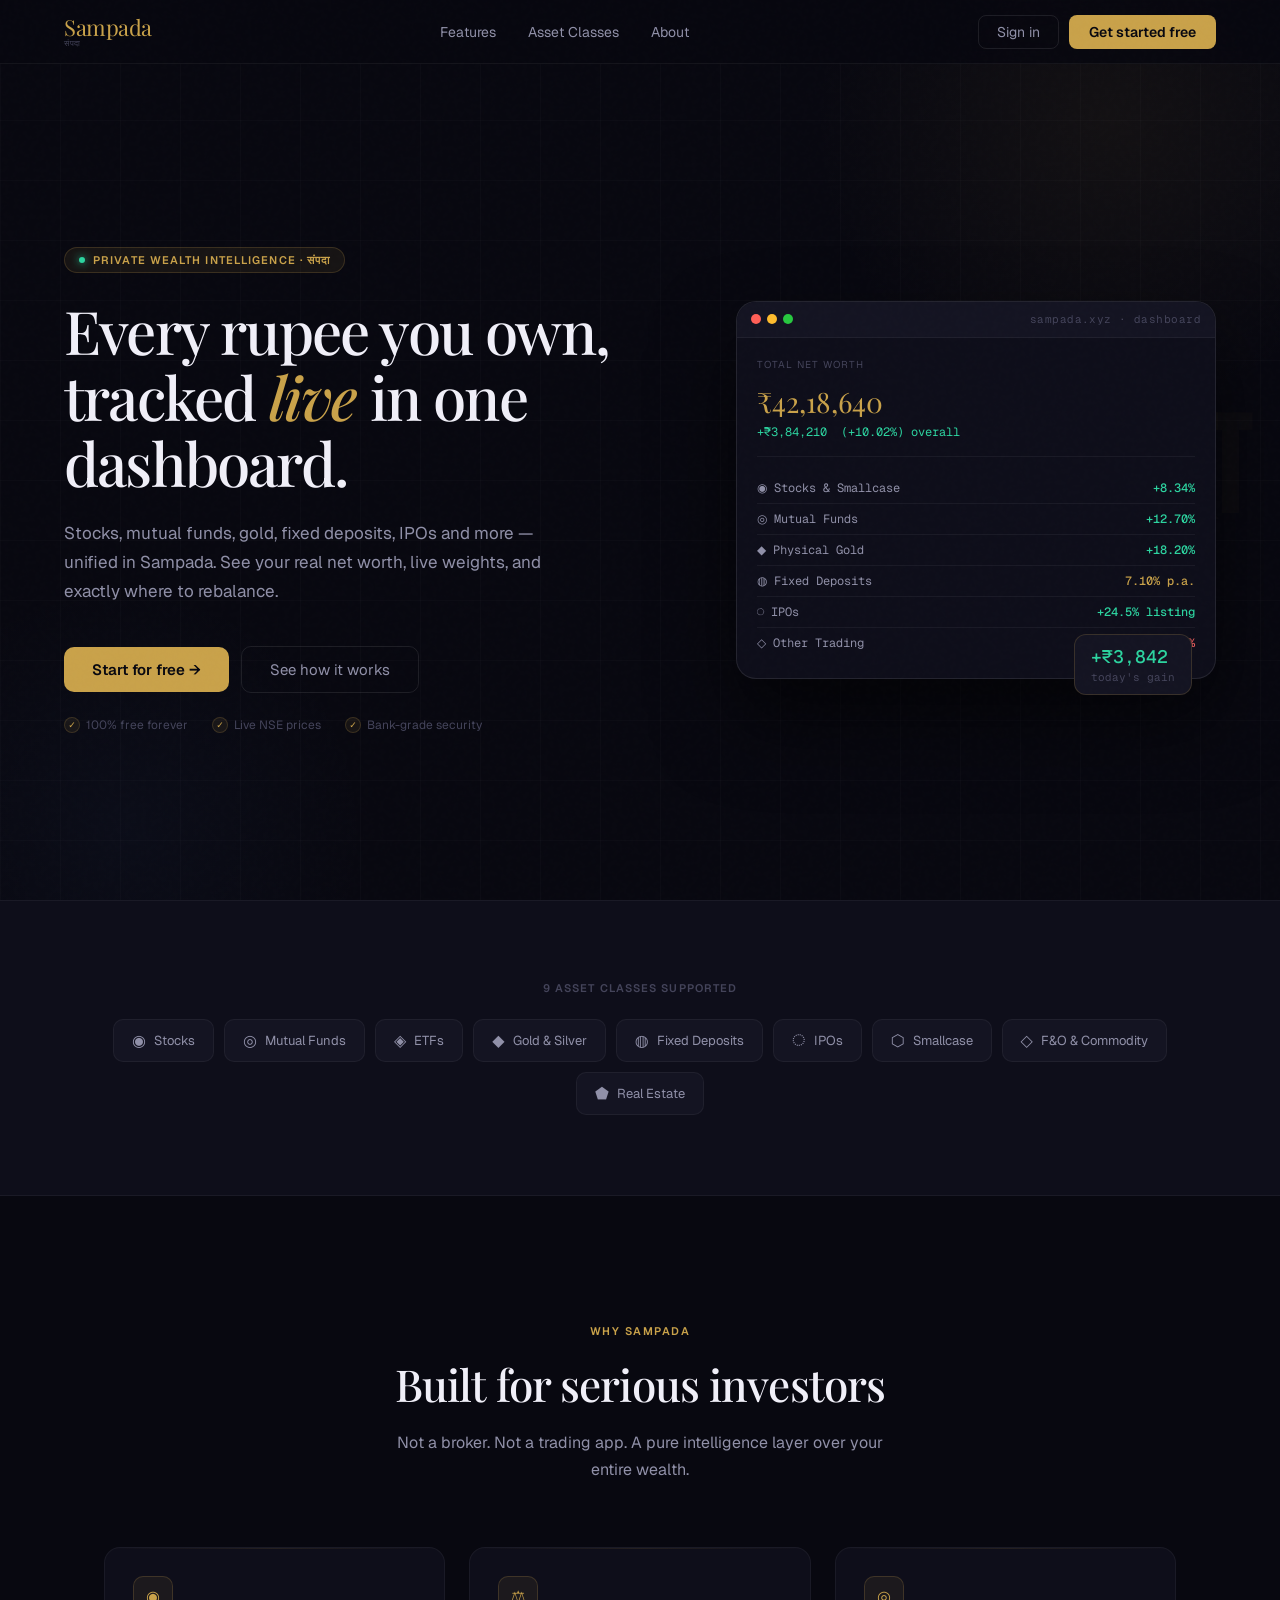
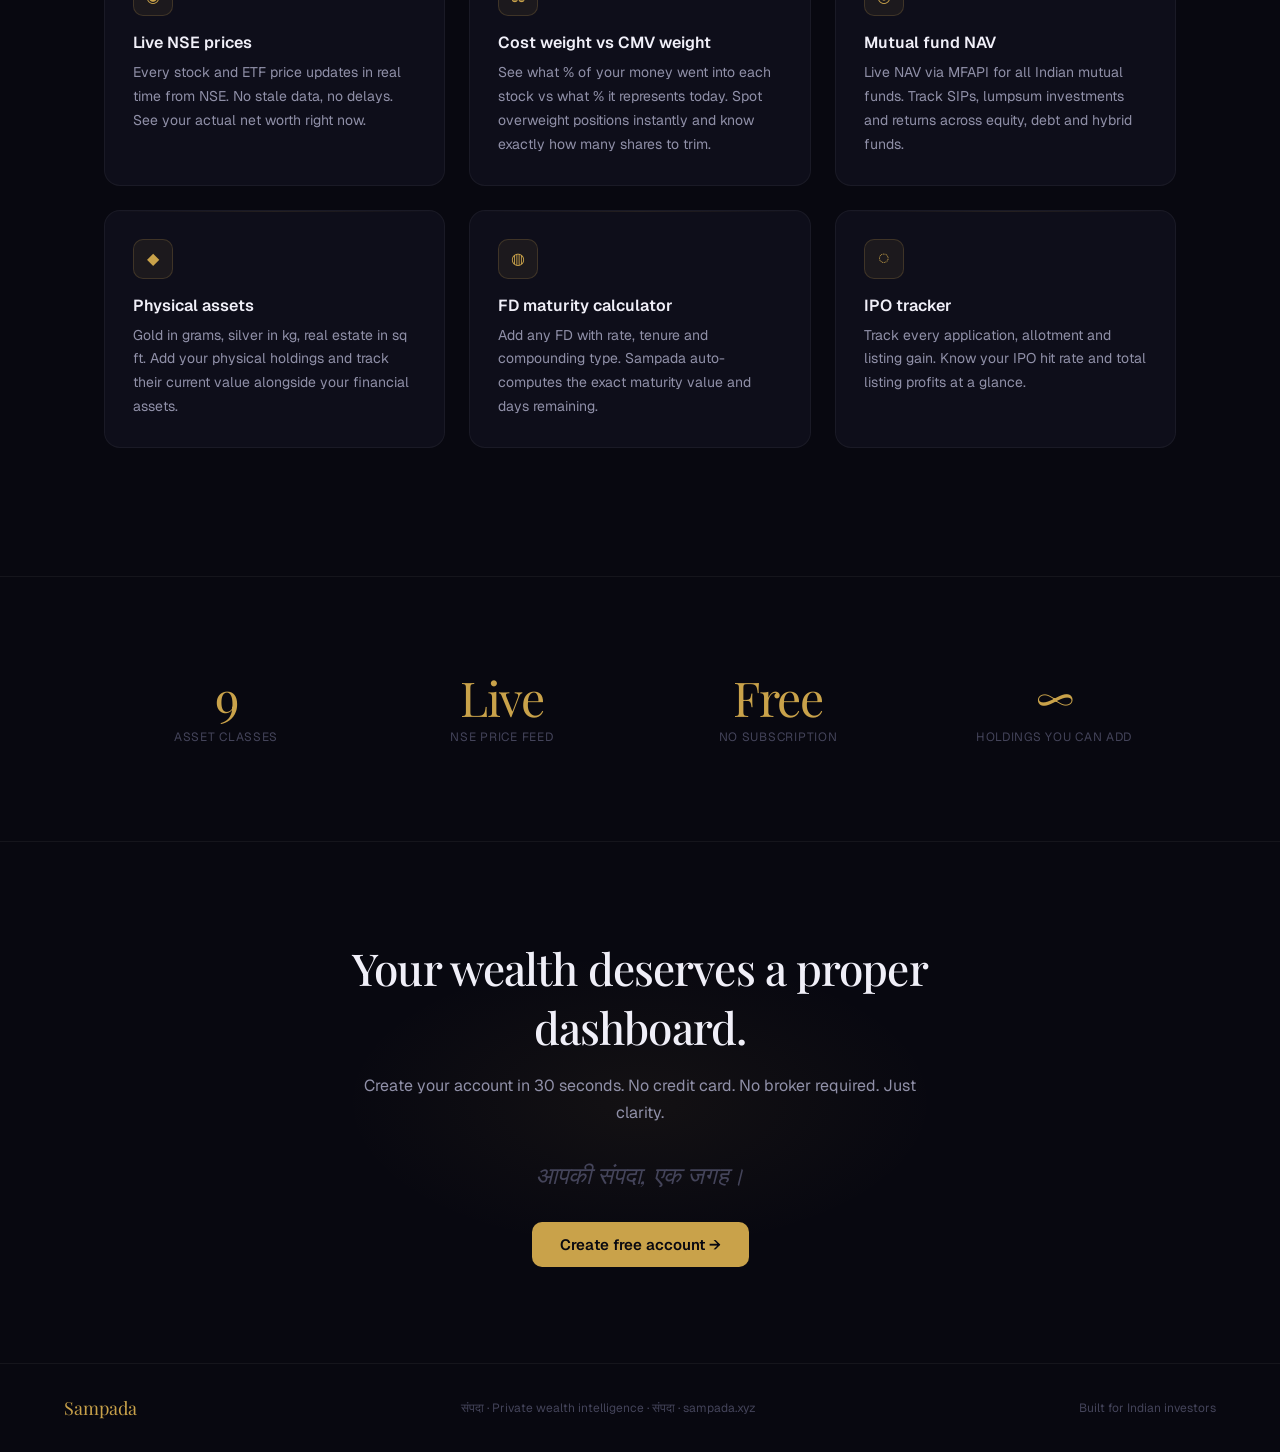
<file: index.html>
<!DOCTYPE html>
<html lang="en">
<head>
  <meta charset="UTF-8"/>
  <meta name="viewport" content="width=device-width, initial-scale=1.0"/>
  <title>Sampada · Private Wealth Intelligence</title>
  <link rel="preconnect" href="https://fonts.googleapis.com"/>
  <link rel="preconnect" href="https://fonts.gstatic.com" crossorigin/>
  <link href="https://fonts.googleapis.com/css2?family=Playfair+Display:ital,wght@0,400;0,500;0,600;1,400&family=Geist:wght@300;400;500;600&family=Geist+Mono:wght@300;400;500&display=swap" rel="stylesheet"/>
  <style>
    *{box-sizing:border-box;margin:0;padding:0}
    :root{
      --obs:#080810;--obs2:#0e0e1a;--obs3:#141422;--obs4:#1c1c2e;
      --gold:#c9a24a;--gold2:#e2b85a;--gold3:#f0cc7a;
      --gold-dim:rgba(201,162,74,0.08);--gold-glow:rgba(201,162,74,0.12);
      --gold-border:rgba(201,162,74,0.2);
      --emerald:#2dd4a0;--ruby:#f06060;
      --text:#f0eff8;--text2:#9090a8;--text3:#44445a;
      --border:rgba(255,255,255,0.05);--border2:rgba(255,255,255,0.09);
      --font:'Geist',system-ui,sans-serif;
      --display:'Playfair Display',Georgia,serif;
      --mono:'Geist Mono','Courier New',monospace;
      --ease:cubic-bezier(0.16,1,0.3,1);
    }
    html{scroll-behavior:smooth}
    body{font-family:var(--font);background:var(--obs);color:var(--text);-webkit-font-smoothing:antialiased;overflow-x:hidden}

    /* GRAIN */
    body::before{content:'';position:fixed;inset:0;background-image:url("data:image/svg+xml,%3Csvg viewBox='0 0 200 200' xmlns='http://www.w3.org/2000/svg'%3E%3Cfilter id='n'%3E%3CfeTurbulence type='fractalNoise' baseFrequency='0.85' numOctaves='4' stitchTiles='stitch'/%3E%3C/filter%3E%3Crect width='100%25' height='100%25' filter='url(%23n)' opacity='0.04'/%3E%3C/svg%3E");pointer-events:none;z-index:9999;opacity:0.35}

    /* NAV */
    nav{position:fixed;top:0;left:0;right:0;z-index:100;padding:0 5%;height:64px;display:flex;align-items:center;justify-content:space-between;border-bottom:1px solid var(--border);background:rgba(8,8,16,0.85);backdrop-filter:blur(12px)}
    .nav-logo{font-family:var(--display);font-size:1.375rem;color:var(--gold);letter-spacing:-0.02em;text-decoration:none}
    .nav-links{display:flex;align-items:center;gap:2rem}
    .nav-links a{font-size:0.875rem;color:var(--text2);text-decoration:none;transition:color 0.15s}
    .nav-links a:hover{color:var(--text)}
    .nav-right{display:flex;align-items:center;gap:10px}
    .btn-nav-ghost{padding:7px 18px;border:1px solid var(--border2);border-radius:8px;font-size:0.875rem;color:var(--text2);background:transparent;cursor:pointer;font-family:var(--font);text-decoration:none;transition:all 0.15s}
    .btn-nav-ghost:hover{color:var(--gold);border-color:var(--gold-border)}
    .btn-nav-cta{padding:8px 20px;background:var(--gold);border:none;border-radius:8px;font-size:0.875rem;font-weight:600;color:var(--obs);cursor:pointer;font-family:var(--font);text-decoration:none;transition:all 0.15s}
    .btn-nav-cta:hover{background:var(--gold2);box-shadow:0 4px 20px rgba(201,162,74,0.3)}

    /* HERO */
    .hero{min-height:100vh;display:flex;align-items:center;padding:80px 5% 0;position:relative;overflow:hidden}
    .hero-bg{position:absolute;inset:0;pointer-events:none}
    .hero-bg::before{content:'';position:absolute;top:-20%;right:-10%;width:600px;height:600px;background:radial-gradient(ellipse at center,rgba(201,162,74,0.06) 0%,transparent 70%)}
    .hero-bg::after{content:'';position:absolute;bottom:-20%;left:-10%;width:500px;height:500px;background:radial-gradient(ellipse at center,rgba(96,144,240,0.04) 0%,transparent 70%)}
    .hero-grid{position:absolute;inset:0;background-image:linear-gradient(rgba(255,255,255,0.015) 1px,transparent 1px),linear-gradient(90deg,rgba(255,255,255,0.015) 1px,transparent 1px);background-size:60px 60px}

    .hero-inner{max-width:1200px;margin:0 auto;width:100%;display:grid;grid-template-columns:1fr 480px;gap:5rem;align-items:center;position:relative}
    @media(max-width:960px){.hero-inner{grid-template-columns:1fr;gap:3rem}.hero-right{display:none}}

    .hero-eyebrow{display:inline-flex;align-items:center;gap:8px;background:var(--gold-dim);border:1px solid var(--gold-border);border-radius:99px;padding:5px 14px;font-size:0.6875rem;font-weight:600;letter-spacing:0.1em;text-transform:uppercase;color:var(--gold);margin-bottom:1.5rem}
    .hero-eyebrow-dot{width:6px;height:6px;border-radius:50%;background:var(--emerald);box-shadow:0 0 8px var(--emerald);animation:pip 2s infinite}
    @keyframes pip{0%,100%{opacity:1}50%{opacity:0.3}}

    .hero-title{font-family:var(--display);font-size:clamp(2.5rem,5vw,3.75rem);font-weight:500;line-height:1.1;letter-spacing:-0.03em;margin-bottom:1.5rem;color:var(--text)}
    .hero-title em{color:var(--gold);font-style:italic}

    .hero-sub{font-size:1.0625rem;color:var(--text2);line-height:1.7;margin-bottom:2.5rem;max-width:520px}

    .hero-cta-row{display:flex;align-items:center;gap:12px;flex-wrap:wrap}
    .btn-hero{padding:13px 28px;background:var(--gold);border:none;border-radius:10px;font-size:0.9375rem;font-weight:600;color:var(--obs);cursor:pointer;font-family:var(--font);text-decoration:none;transition:all 0.2s var(--ease);display:inline-block}
    .btn-hero:hover{background:var(--gold2);transform:translateY(-2px);box-shadow:0 8px 30px rgba(201,162,74,0.35)}
    .btn-hero-ghost{padding:13px 28px;background:transparent;border:1px solid var(--border2);border-radius:10px;font-size:0.9375rem;color:var(--text2);cursor:pointer;font-family:var(--font);text-decoration:none;transition:all 0.2s;display:inline-block}
    .btn-hero-ghost:hover{color:var(--text);border-color:var(--border2)}

    .hero-trust{display:flex;align-items:center;gap:1.5rem;margin-top:1.5rem;flex-wrap:wrap}
    .trust-item{display:flex;align-items:center;gap:6px;font-size:0.75rem;color:var(--text3)}
    .trust-check{width:16px;height:16px;border-radius:50%;background:var(--gold-dim);border:1px solid var(--gold-border);display:flex;align-items:center;justify-content:center;font-size:9px;color:var(--gold)}

    /* HERO RIGHT — DASHBOARD PREVIEW */
    .hero-right{position:relative}
    .dashboard-preview{background:var(--obs2);border:1px solid var(--border2);border-radius:20px;overflow:hidden;box-shadow:0 40px 80px rgba(0,0,0,0.6);position:relative}
    .preview-bar{height:36px;background:var(--obs3);border-bottom:1px solid var(--border);display:flex;align-items:center;padding:0 14px;gap:6px}
    .preview-dot{width:10px;height:10px;border-radius:50%}
    .preview-title{font-size:0.6875rem;color:var(--text3);margin-left:auto;font-family:var(--mono);letter-spacing:0.04em}
    .preview-body{padding:1.25rem}
    .preview-nw{font-family:var(--display);font-size:1.75rem;color:var(--gold);margin-bottom:4px}
    .preview-nw-label{font-size:0.625rem;letter-spacing:0.1em;text-transform:uppercase;color:var(--text3);margin-bottom:12px}
    .preview-change{font-size:0.75rem;font-family:var(--mono);color:var(--emerald);margin-bottom:1rem}
    .preview-bar2{height:1px;background:var(--border);margin-bottom:1rem}
    .preview-row{display:flex;justify-content:space-between;align-items:center;padding:7px 0;border-bottom:1px solid var(--border);font-size:0.75rem}
    .preview-row:last-child{border-bottom:none}
    .preview-row-name{color:var(--text2);font-family:var(--mono)}
    .preview-row-val{font-family:var(--mono);font-weight:500}
    .up{color:var(--emerald)}.down{color:var(--ruby)}.gold{color:var(--gold)}

    /* Floating badge */
    .preview-badge{position:absolute;bottom:-16px;right:24px;background:var(--obs3);border:1px solid var(--gold-border);border-radius:12px;padding:10px 16px;font-size:0.6875rem;font-family:var(--mono)}
    .preview-badge-val{font-size:1.125rem;color:var(--emerald);font-weight:500;display:block}
    .preview-badge-label{color:var(--text3);margin-top:2px}

    /* FEATURES */
    .features{padding:8rem 5%;max-width:1200px;margin:0 auto}
    .section-eyebrow{text-align:center;font-size:0.6875rem;letter-spacing:0.14em;text-transform:uppercase;color:var(--gold);font-weight:600;margin-bottom:1rem}
    .section-title{text-align:center;font-family:var(--display);font-size:clamp(2rem,4vw,2.75rem);font-weight:500;letter-spacing:-0.02em;margin-bottom:1rem;color:var(--text)}
    .section-sub{text-align:center;font-size:1rem;color:var(--text2);max-width:500px;margin:0 auto 4rem;line-height:1.7}

    .feat-grid{display:grid;grid-template-columns:repeat(auto-fit,minmax(300px,1fr));gap:1.5rem}
    .feat-card{background:var(--obs2);border:1px solid var(--border);border-radius:16px;padding:1.75rem;position:relative;overflow:hidden;transition:all 0.25s var(--ease)}
    .feat-card:hover{border-color:var(--gold-border);transform:translateY(-2px)}
    .feat-card::before{content:'';position:absolute;top:0;left:0;right:0;height:1px;background:linear-gradient(90deg,transparent,rgba(201,162,74,0.12),transparent)}
    .feat-icon{width:40px;height:40px;background:var(--gold-dim);border:1px solid var(--gold-border);border-radius:10px;display:flex;align-items:center;justify-content:center;font-size:1rem;color:var(--gold);margin-bottom:1rem;font-family:var(--mono)}
    .feat-title{font-size:1rem;font-weight:600;margin-bottom:0.5rem;color:var(--text)}
    .feat-desc{font-size:0.875rem;color:var(--text2);line-height:1.7}

    /* ASSET CLASSES STRIP */
    .assets{padding:5rem 5%;border-top:1px solid var(--border);border-bottom:1px solid var(--border);background:var(--obs2)}
    .assets-inner{max-width:1200px;margin:0 auto}
    .assets-label{font-size:0.6875rem;letter-spacing:0.1em;text-transform:uppercase;color:var(--text3);margin-bottom:1.5rem;font-weight:600;text-align:center}
    .assets-strip{display:flex;flex-wrap:wrap;gap:10px;justify-content:center}
    .asset-chip{background:var(--obs3);border:1px solid var(--border);border-radius:10px;padding:10px 18px;font-size:0.8125rem;color:var(--text2);display:flex;align-items:center;gap:8px;transition:all 0.15s}
    .asset-chip:hover{border-color:var(--gold-border);color:var(--text)}
    .asset-chip-icon{font-size:1rem}

    /* STATS */
    .stats{padding:6rem 5%;max-width:1200px;margin:0 auto;display:grid;grid-template-columns:repeat(auto-fit,minmax(200px,1fr));gap:2rem}
    .stat{text-align:center}
    .stat-val{font-family:var(--display);font-size:3rem;color:var(--gold);letter-spacing:-0.03em;line-height:1}
    .stat-label{font-size:0.75rem;color:var(--text3);letter-spacing:0.06em;text-transform:uppercase;margin-top:8px}

    /* CTA SECTION */
    .cta-section{padding:6rem 5%;text-align:center;position:relative;overflow:hidden}
    .cta-section::before{content:'';position:absolute;top:50%;left:50%;transform:translate(-50%,-50%);width:600px;height:300px;background:radial-gradient(ellipse at center,rgba(201,162,74,0.06) 0%,transparent 70%);pointer-events:none}
    .cta-box{max-width:600px;margin:0 auto;position:relative}
    .cta-title{font-family:var(--display);font-size:clamp(2rem,4vw,2.75rem);font-weight:500;letter-spacing:-0.02em;margin-bottom:1rem}
    .cta-sub{font-size:1rem;color:var(--text2);margin-bottom:2rem;line-height:1.7}

    /* FOOTER */
    footer{padding:2rem 5%;border-top:1px solid var(--border);display:flex;align-items:center;justify-content:space-between;flex-wrap:wrap;gap:1rem}
    .footer-logo{font-family:var(--display);font-size:1.125rem;color:var(--gold)}
    .footer-copy{font-size:0.75rem;color:var(--text3)}

    /* ANIMATIONS */
    @keyframes fadeUp{from{opacity:0;transform:translateY(20px)}to{opacity:1;transform:translateY(0)}}
    .fade-up{animation:fadeUp 0.6s var(--ease) both}
    .fade-up-1{animation-delay:0.1s}.fade-up-2{animation-delay:0.2s}.fade-up-3{animation-delay:0.3s}

    @media(max-width:768px){
      .nav-links{display:none}
      .hero{padding-top:100px}
      .stats{grid-template-columns:repeat(2,1fr)}
    }
  </style>
</head>
<body>

<!-- NAV -->
<nav>
  <a href="#" class="nav-logo" style="display:flex;flex-direction:column;line-height:1.1"><span>Sampada</span><span style="font-family:var(--font);font-size:0.5rem;color:var(--text3);letter-spacing:0.08em;font-weight:400">संपदा</span></a>
  <div class="nav-links">
    <a href="#features">Features</a>
    <a href="#assets">Asset Classes</a>
    <a href="#about">About</a>
  </div>
  <div class="nav-right">
    <a href="/Sampada/login.html" class="btn-nav-ghost">Sign in</a>
    <a href="/Sampada/login.html" class="btn-nav-cta">Get started free</a>
  </div>
</nav>

<!-- HERO -->
<section class="hero">
  <div class="hero-bg"></div>
  <div class="hero-grid"></div><div style="position:absolute;top:50%;right:3%;transform:translateY(-50%);font-family:var(--display);font-size:clamp(6rem,12vw,14rem);color:rgba(201,162,74,0.03);font-weight:600;line-height:1;pointer-events:none;user-select:none;letter-spacing:-0.02em">संपदा</div>
  <div class="hero-inner">
    <div class="hero-left">
      <div class="hero-eyebrow fade-up">
        <span class="hero-eyebrow-dot"></span>
        Private wealth intelligence · संपदा
      </div>
      <h1 class="hero-title fade-up fade-up-1">
        Every rupee you own,<br/>
        tracked <em>live</em> in one<br/>
        dashboard.
      </h1>
      <p class="hero-sub fade-up fade-up-2">
        Stocks, mutual funds, gold, fixed deposits, IPOs and more — unified in Sampada. See your real net worth, live weights, and exactly where to rebalance.
      </p>
      <div class="hero-cta-row fade-up fade-up-3">
        <a href="/Sampada/login.html" class="btn-hero">Start for free →</a>
        <a href="#features" class="btn-hero-ghost">See how it works</a>
      </div>
      <div class="hero-trust fade-up fade-up-3">
        <div class="trust-item">
          <div class="trust-check">✓</div>
          100% free forever
        </div>
        <div class="trust-item">
          <div class="trust-check">✓</div>
          Live NSE prices
        </div>
        <div class="trust-item">
          <div class="trust-check">✓</div>
          Bank-grade security
        </div>
      </div>
    </div>

    <!-- DASHBOARD PREVIEW -->
    <div class="hero-right fade-up fade-up-2">
      <div class="dashboard-preview">
        <div class="preview-bar">
          <div class="preview-dot" style="background:#ff5f57"></div>
          <div class="preview-dot" style="background:#febc2e"></div>
          <div class="preview-dot" style="background:#28c840"></div>
          <span class="preview-title">sampada.xyz · dashboard</span>
        </div>
        <div class="preview-body">
          <div class="preview-nw-label">Total Net Worth</div>
          <div class="preview-nw">₹42,18,640</div>
          <div class="preview-change">+₹3,84,210 &nbsp;(+10.02%) overall</div>
          <div class="preview-bar2"></div>
          <div class="preview-row">
            <span class="preview-row-name">◉ Stocks & Smallcase</span>
            <span class="preview-row-val up">+8.34%</span>
          </div>
          <div class="preview-row">
            <span class="preview-row-name">◎ Mutual Funds</span>
            <span class="preview-row-val up">+12.70%</span>
          </div>
          <div class="preview-row">
            <span class="preview-row-name">◆ Physical Gold</span>
            <span class="preview-row-val up">+18.20%</span>
          </div>
          <div class="preview-row">
            <span class="preview-row-name">◍ Fixed Deposits</span>
            <span class="preview-row-val gold">7.10% p.a.</span>
          </div>
          <div class="preview-row">
            <span class="preview-row-name">◌ IPOs</span>
            <span class="preview-row-val up">+24.5% listing</span>
          </div>
          <div class="preview-row">
            <span class="preview-row-name">◇ Other Trading</span>
            <span class="preview-row-val down">-3.20%</span>
          </div>
        </div>
      </div>
      <div class="preview-badge">
        <span class="preview-badge-val">+₹3,842</span>
        <div class="preview-badge-label">today's gain</div>
      </div>
    </div>
  </div>
</section>

<!-- ASSET CLASSES -->
<div class="assets" id="assets">
  <div class="assets-inner">
    <div class="assets-label">9 asset classes supported</div>
    <div class="assets-strip">
      <div class="asset-chip"><span class="asset-chip-icon">◉</span> Stocks</div>
      <div class="asset-chip"><span class="asset-chip-icon">◎</span> Mutual Funds</div>
      <div class="asset-chip"><span class="asset-chip-icon">◈</span> ETFs</div>
      <div class="asset-chip"><span class="asset-chip-icon">◆</span> Gold & Silver</div>
      <div class="asset-chip"><span class="asset-chip-icon">◍</span> Fixed Deposits</div>
      <div class="asset-chip"><span class="asset-chip-icon">◌</span> IPOs</div>
      <div class="asset-chip"><span class="asset-chip-icon">⬡</span> Smallcase</div>
      <div class="asset-chip"><span class="asset-chip-icon">◇</span> F&O & Commodity</div>
      <div class="asset-chip"><span class="asset-chip-icon">⬟</span> Real Estate</div>
    </div>
  </div>
</div>

<!-- FEATURES -->
<section class="features" id="features">
  <div class="section-eyebrow">Why Sampada</div>
  <h2 class="section-title">Built for serious investors</h2>
  <p class="section-sub">Not a broker. Not a trading app. A pure intelligence layer over your entire wealth.</p>

  <div class="feat-grid">
    <div class="feat-card">
      <div class="feat-icon">◉</div>
      <div class="feat-title">Live NSE prices</div>
      <div class="feat-desc">Every stock and ETF price updates in real time from NSE. No stale data, no delays. See your actual net worth right now.</div>
    </div>
    <div class="feat-card">
      <div class="feat-icon">⚖</div>
      <div class="feat-title">Cost weight vs CMV weight</div>
      <div class="feat-desc">See what % of your money went into each stock vs what % it represents today. Spot overweight positions instantly and know exactly how many shares to trim.</div>
    </div>
    <div class="feat-card">
      <div class="feat-icon">◎</div>
      <div class="feat-title">Mutual fund NAV</div>
      <div class="feat-desc">Live NAV via MFAPI for all Indian mutual funds. Track SIPs, lumpsum investments and returns across equity, debt and hybrid funds.</div>
    </div>
    <div class="feat-card">
      <div class="feat-icon">◆</div>
      <div class="feat-title">Physical assets</div>
      <div class="feat-desc">Gold in grams, silver in kg, real estate in sq ft. Add your physical holdings and track their current value alongside your financial assets.</div>
    </div>
    <div class="feat-card">
      <div class="feat-icon">◍</div>
      <div class="feat-title">FD maturity calculator</div>
      <div class="feat-desc">Add any FD with rate, tenure and compounding type. Sampada auto-computes the exact maturity value and days remaining.</div>
    </div>
    <div class="feat-card">
      <div class="feat-icon">◌</div>
      <div class="feat-title">IPO tracker</div>
      <div class="feat-desc">Track every application, allotment and listing gain. Know your IPO hit rate and total listing profits at a glance.</div>
    </div>
  </div>
</section>

<!-- STATS -->
<div style="border-top:1px solid var(--border);border-bottom:1px solid var(--border)">
  <div class="stats">
    <div class="stat">
      <div class="stat-val">9</div>
      <div class="stat-label">Asset classes</div>
    </div>
    <div class="stat">
      <div class="stat-val">Live</div>
      <div class="stat-label">NSE price feed</div>
    </div>
    <div class="stat">
      <div class="stat-val">Free</div>
      <div class="stat-label">No subscription</div>
    </div>
    <div class="stat">
      <div class="stat-val">∞</div>
      <div class="stat-label">Holdings you can add</div>
    </div>
  </div>
</div>

<!-- CTA -->
<section class="cta-section">
  <div class="cta-box">
    <h2 class="cta-title">Your wealth deserves a proper dashboard.</h2>
    <p class="cta-sub">Create your account in 30 seconds. No credit card. No broker required. Just clarity.</p><p style="font-size:1.5rem;font-family:var(--display);color:var(--text3);margin-bottom:2rem;font-style:italic">आपकी संपदा, एक जगह।</p>
    <a href="/Sampada/login.html" class="btn-hero">Create free account →</a>
  </div>
</section>

<!-- FOOTER -->
<footer>
  <div class="footer-logo">Sampada</div>
  <div class="footer-copy">संपदा · Private wealth intelligence · संपदा · sampada.xyz</div>
  <div style="font-size:0.75rem;color:var(--text3)">Built for Indian investors</div>
</footer>

</body>
</html>
</file>
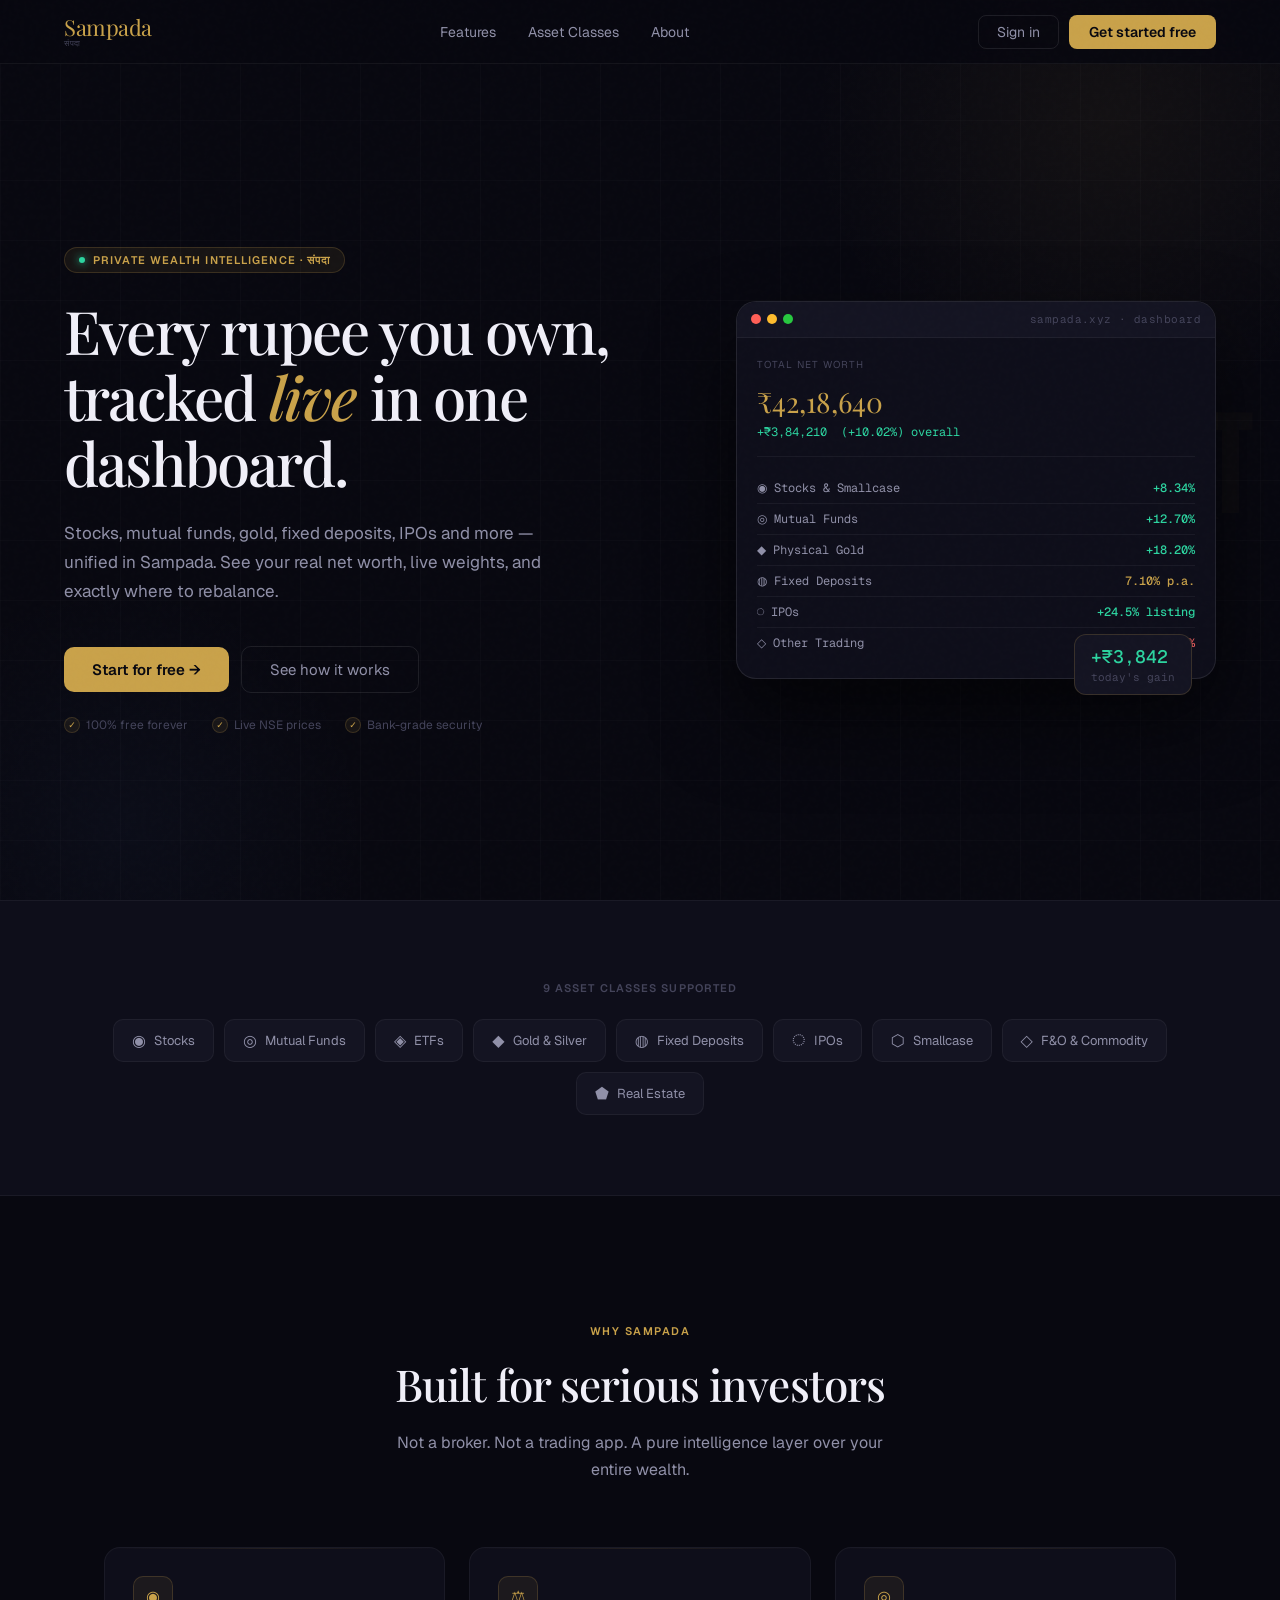
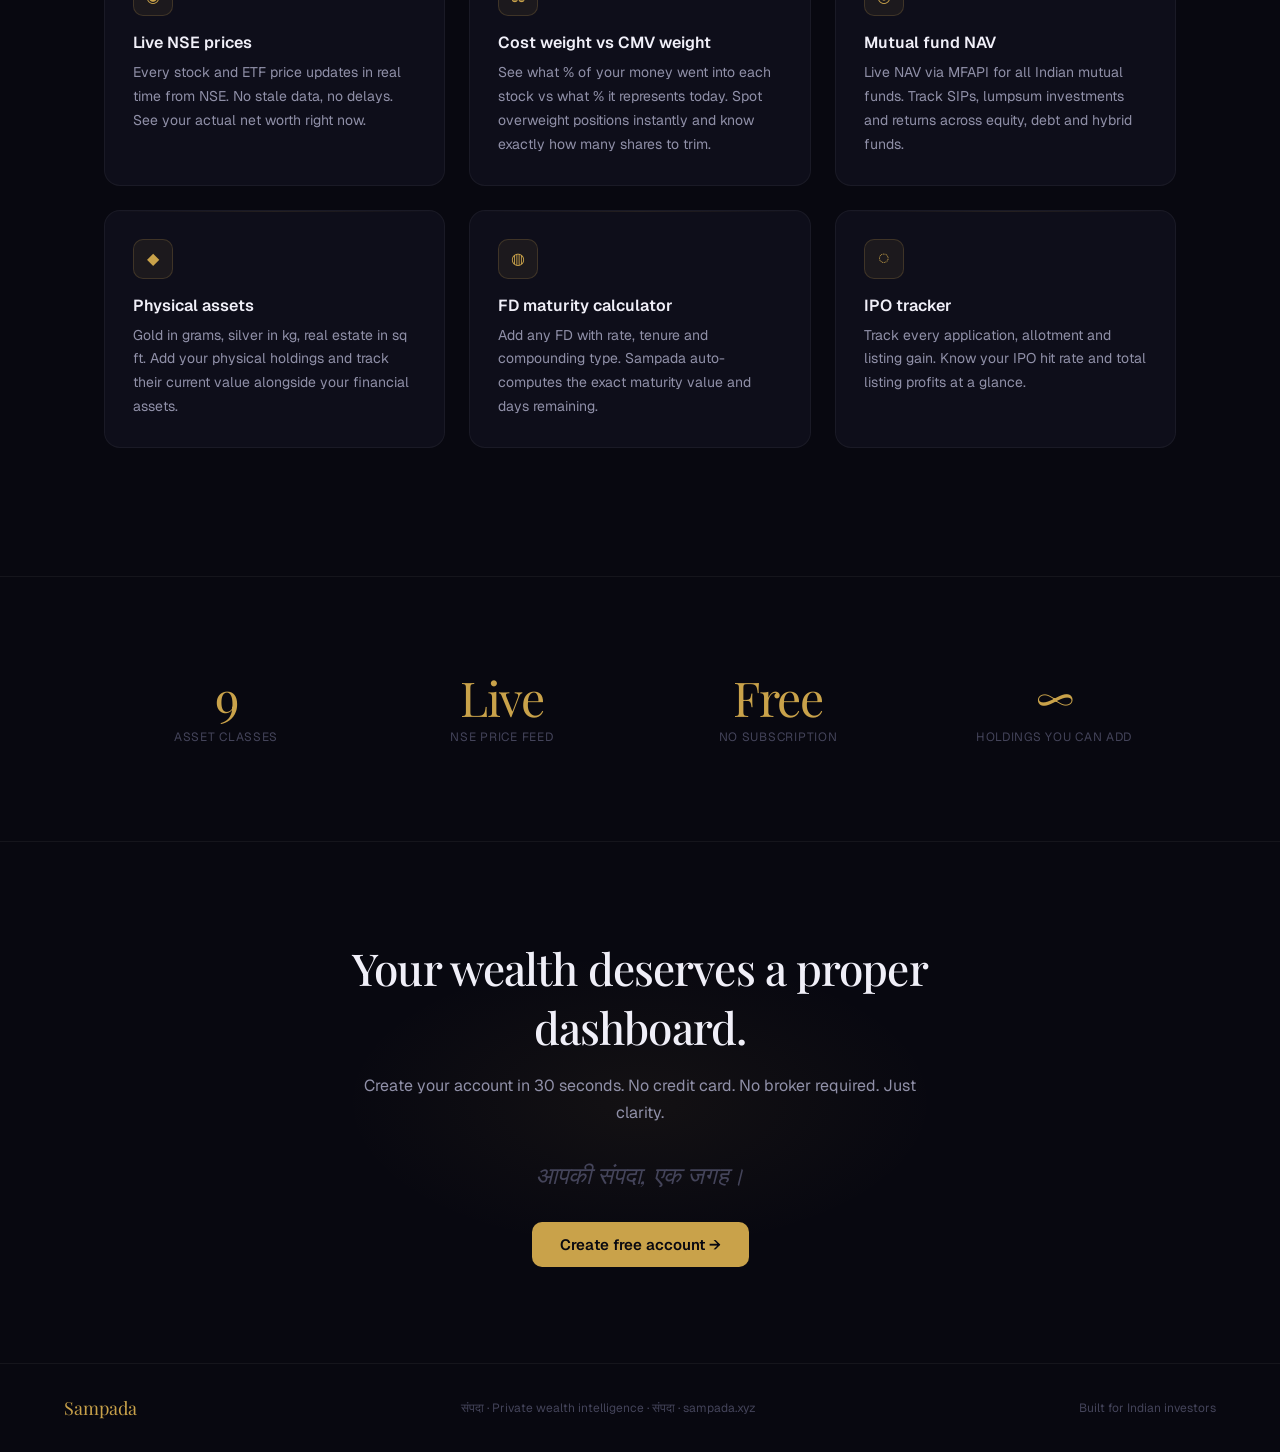
<file: landing.html>
<!DOCTYPE html>
<html lang="en">
<head>
  <meta charset="UTF-8"/>
  <meta name="viewport" content="width=device-width, initial-scale=1.0"/>
  <title>Sampada · Private Wealth Intelligence</title>
  <link rel="preconnect" href="https://fonts.googleapis.com"/>
  <link rel="preconnect" href="https://fonts.gstatic.com" crossorigin/>
  <link href="https://fonts.googleapis.com/css2?family=Playfair+Display:ital,wght@0,400;0,500;0,600;1,400&family=Geist:wght@300;400;500;600&family=Geist+Mono:wght@300;400;500&display=swap" rel="stylesheet"/>
  <style>
    *{box-sizing:border-box;margin:0;padding:0}
    :root{
      --obs:#080810;--obs2:#0e0e1a;--obs3:#141422;--obs4:#1c1c2e;
      --gold:#c9a24a;--gold2:#e2b85a;--gold3:#f0cc7a;
      --gold-dim:rgba(201,162,74,0.08);--gold-glow:rgba(201,162,74,0.12);
      --gold-border:rgba(201,162,74,0.2);
      --emerald:#2dd4a0;--ruby:#f06060;
      --text:#f0eff8;--text2:#9090a8;--text3:#44445a;
      --border:rgba(255,255,255,0.05);--border2:rgba(255,255,255,0.09);
      --font:'Geist',system-ui,sans-serif;
      --display:'Playfair Display',Georgia,serif;
      --mono:'Geist Mono','Courier New',monospace;
      --ease:cubic-bezier(0.16,1,0.3,1);
    }
    html{scroll-behavior:smooth}
    body{font-family:var(--font);background:var(--obs);color:var(--text);-webkit-font-smoothing:antialiased;overflow-x:hidden}

    /* GRAIN */
    body::before{content:'';position:fixed;inset:0;background-image:url("data:image/svg+xml,%3Csvg viewBox='0 0 200 200' xmlns='http://www.w3.org/2000/svg'%3E%3Cfilter id='n'%3E%3CfeTurbulence type='fractalNoise' baseFrequency='0.85' numOctaves='4' stitchTiles='stitch'/%3E%3C/filter%3E%3Crect width='100%25' height='100%25' filter='url(%23n)' opacity='0.04'/%3E%3C/svg%3E");pointer-events:none;z-index:9999;opacity:0.35}

    /* NAV */
    nav{position:fixed;top:0;left:0;right:0;z-index:100;padding:0 5%;height:64px;display:flex;align-items:center;justify-content:space-between;border-bottom:1px solid var(--border);background:rgba(8,8,16,0.85);backdrop-filter:blur(12px)}
    .nav-logo{font-family:var(--display);font-size:1.375rem;color:var(--gold);letter-spacing:-0.02em;text-decoration:none}
    .nav-links{display:flex;align-items:center;gap:2rem}
    .nav-links a{font-size:0.875rem;color:var(--text2);text-decoration:none;transition:color 0.15s}
    .nav-links a:hover{color:var(--text)}
    .nav-right{display:flex;align-items:center;gap:10px}
    .btn-nav-ghost{padding:7px 18px;border:1px solid var(--border2);border-radius:8px;font-size:0.875rem;color:var(--text2);background:transparent;cursor:pointer;font-family:var(--font);text-decoration:none;transition:all 0.15s}
    .btn-nav-ghost:hover{color:var(--gold);border-color:var(--gold-border)}
    .btn-nav-cta{padding:8px 20px;background:var(--gold);border:none;border-radius:8px;font-size:0.875rem;font-weight:600;color:var(--obs);cursor:pointer;font-family:var(--font);text-decoration:none;transition:all 0.15s}
    .btn-nav-cta:hover{background:var(--gold2);box-shadow:0 4px 20px rgba(201,162,74,0.3)}

    /* HERO */
    .hero{min-height:100vh;display:flex;align-items:center;padding:80px 5% 0;position:relative;overflow:hidden}
    .hero-bg{position:absolute;inset:0;pointer-events:none}
    .hero-bg::before{content:'';position:absolute;top:-20%;right:-10%;width:600px;height:600px;background:radial-gradient(ellipse at center,rgba(201,162,74,0.06) 0%,transparent 70%)}
    .hero-bg::after{content:'';position:absolute;bottom:-20%;left:-10%;width:500px;height:500px;background:radial-gradient(ellipse at center,rgba(96,144,240,0.04) 0%,transparent 70%)}
    .hero-grid{position:absolute;inset:0;background-image:linear-gradient(rgba(255,255,255,0.015) 1px,transparent 1px),linear-gradient(90deg,rgba(255,255,255,0.015) 1px,transparent 1px);background-size:60px 60px}

    .hero-inner{max-width:1200px;margin:0 auto;width:100%;display:grid;grid-template-columns:1fr 480px;gap:5rem;align-items:center;position:relative}
    @media(max-width:960px){.hero-inner{grid-template-columns:1fr;gap:3rem}.hero-right{display:none}}

    .hero-eyebrow{display:inline-flex;align-items:center;gap:8px;background:var(--gold-dim);border:1px solid var(--gold-border);border-radius:99px;padding:5px 14px;font-size:0.6875rem;font-weight:600;letter-spacing:0.1em;text-transform:uppercase;color:var(--gold);margin-bottom:1.5rem}
    .hero-eyebrow-dot{width:6px;height:6px;border-radius:50%;background:var(--emerald);box-shadow:0 0 8px var(--emerald);animation:pip 2s infinite}
    @keyframes pip{0%,100%{opacity:1}50%{opacity:0.3}}

    .hero-title{font-family:var(--display);font-size:clamp(2.5rem,5vw,3.75rem);font-weight:500;line-height:1.1;letter-spacing:-0.03em;margin-bottom:1.5rem;color:var(--text)}
    .hero-title em{color:var(--gold);font-style:italic}

    .hero-sub{font-size:1.0625rem;color:var(--text2);line-height:1.7;margin-bottom:2.5rem;max-width:520px}

    .hero-cta-row{display:flex;align-items:center;gap:12px;flex-wrap:wrap}
    .btn-hero{padding:13px 28px;background:var(--gold);border:none;border-radius:10px;font-size:0.9375rem;font-weight:600;color:var(--obs);cursor:pointer;font-family:var(--font);text-decoration:none;transition:all 0.2s var(--ease);display:inline-block}
    .btn-hero:hover{background:var(--gold2);transform:translateY(-2px);box-shadow:0 8px 30px rgba(201,162,74,0.35)}
    .btn-hero-ghost{padding:13px 28px;background:transparent;border:1px solid var(--border2);border-radius:10px;font-size:0.9375rem;color:var(--text2);cursor:pointer;font-family:var(--font);text-decoration:none;transition:all 0.2s;display:inline-block}
    .btn-hero-ghost:hover{color:var(--text);border-color:var(--border2)}

    .hero-trust{display:flex;align-items:center;gap:1.5rem;margin-top:1.5rem;flex-wrap:wrap}
    .trust-item{display:flex;align-items:center;gap:6px;font-size:0.75rem;color:var(--text3)}
    .trust-check{width:16px;height:16px;border-radius:50%;background:var(--gold-dim);border:1px solid var(--gold-border);display:flex;align-items:center;justify-content:center;font-size:9px;color:var(--gold)}

    /* HERO RIGHT — DASHBOARD PREVIEW */
    .hero-right{position:relative}
    .dashboard-preview{background:var(--obs2);border:1px solid var(--border2);border-radius:20px;overflow:hidden;box-shadow:0 40px 80px rgba(0,0,0,0.6);position:relative}
    .preview-bar{height:36px;background:var(--obs3);border-bottom:1px solid var(--border);display:flex;align-items:center;padding:0 14px;gap:6px}
    .preview-dot{width:10px;height:10px;border-radius:50%}
    .preview-title{font-size:0.6875rem;color:var(--text3);margin-left:auto;font-family:var(--mono);letter-spacing:0.04em}
    .preview-body{padding:1.25rem}
    .preview-nw{font-family:var(--display);font-size:1.75rem;color:var(--gold);margin-bottom:4px}
    .preview-nw-label{font-size:0.625rem;letter-spacing:0.1em;text-transform:uppercase;color:var(--text3);margin-bottom:12px}
    .preview-change{font-size:0.75rem;font-family:var(--mono);color:var(--emerald);margin-bottom:1rem}
    .preview-bar2{height:1px;background:var(--border);margin-bottom:1rem}
    .preview-row{display:flex;justify-content:space-between;align-items:center;padding:7px 0;border-bottom:1px solid var(--border);font-size:0.75rem}
    .preview-row:last-child{border-bottom:none}
    .preview-row-name{color:var(--text2);font-family:var(--mono)}
    .preview-row-val{font-family:var(--mono);font-weight:500}
    .up{color:var(--emerald)}.down{color:var(--ruby)}.gold{color:var(--gold)}

    /* Floating badge */
    .preview-badge{position:absolute;bottom:-16px;right:24px;background:var(--obs3);border:1px solid var(--gold-border);border-radius:12px;padding:10px 16px;font-size:0.6875rem;font-family:var(--mono)}
    .preview-badge-val{font-size:1.125rem;color:var(--emerald);font-weight:500;display:block}
    .preview-badge-label{color:var(--text3);margin-top:2px}

    /* FEATURES */
    .features{padding:8rem 5%;max-width:1200px;margin:0 auto}
    .section-eyebrow{text-align:center;font-size:0.6875rem;letter-spacing:0.14em;text-transform:uppercase;color:var(--gold);font-weight:600;margin-bottom:1rem}
    .section-title{text-align:center;font-family:var(--display);font-size:clamp(2rem,4vw,2.75rem);font-weight:500;letter-spacing:-0.02em;margin-bottom:1rem;color:var(--text)}
    .section-sub{text-align:center;font-size:1rem;color:var(--text2);max-width:500px;margin:0 auto 4rem;line-height:1.7}

    .feat-grid{display:grid;grid-template-columns:repeat(auto-fit,minmax(300px,1fr));gap:1.5rem}
    .feat-card{background:var(--obs2);border:1px solid var(--border);border-radius:16px;padding:1.75rem;position:relative;overflow:hidden;transition:all 0.25s var(--ease)}
    .feat-card:hover{border-color:var(--gold-border);transform:translateY(-2px)}
    .feat-card::before{content:'';position:absolute;top:0;left:0;right:0;height:1px;background:linear-gradient(90deg,transparent,rgba(201,162,74,0.12),transparent)}
    .feat-icon{width:40px;height:40px;background:var(--gold-dim);border:1px solid var(--gold-border);border-radius:10px;display:flex;align-items:center;justify-content:center;font-size:1rem;color:var(--gold);margin-bottom:1rem;font-family:var(--mono)}
    .feat-title{font-size:1rem;font-weight:600;margin-bottom:0.5rem;color:var(--text)}
    .feat-desc{font-size:0.875rem;color:var(--text2);line-height:1.7}

    /* ASSET CLASSES STRIP */
    .assets{padding:5rem 5%;border-top:1px solid var(--border);border-bottom:1px solid var(--border);background:var(--obs2)}
    .assets-inner{max-width:1200px;margin:0 auto}
    .assets-label{font-size:0.6875rem;letter-spacing:0.1em;text-transform:uppercase;color:var(--text3);margin-bottom:1.5rem;font-weight:600;text-align:center}
    .assets-strip{display:flex;flex-wrap:wrap;gap:10px;justify-content:center}
    .asset-chip{background:var(--obs3);border:1px solid var(--border);border-radius:10px;padding:10px 18px;font-size:0.8125rem;color:var(--text2);display:flex;align-items:center;gap:8px;transition:all 0.15s}
    .asset-chip:hover{border-color:var(--gold-border);color:var(--text)}
    .asset-chip-icon{font-size:1rem}

    /* STATS */
    .stats{padding:6rem 5%;max-width:1200px;margin:0 auto;display:grid;grid-template-columns:repeat(auto-fit,minmax(200px,1fr));gap:2rem}
    .stat{text-align:center}
    .stat-val{font-family:var(--display);font-size:3rem;color:var(--gold);letter-spacing:-0.03em;line-height:1}
    .stat-label{font-size:0.75rem;color:var(--text3);letter-spacing:0.06em;text-transform:uppercase;margin-top:8px}

    /* CTA SECTION */
    .cta-section{padding:6rem 5%;text-align:center;position:relative;overflow:hidden}
    .cta-section::before{content:'';position:absolute;top:50%;left:50%;transform:translate(-50%,-50%);width:600px;height:300px;background:radial-gradient(ellipse at center,rgba(201,162,74,0.06) 0%,transparent 70%);pointer-events:none}
    .cta-box{max-width:600px;margin:0 auto;position:relative}
    .cta-title{font-family:var(--display);font-size:clamp(2rem,4vw,2.75rem);font-weight:500;letter-spacing:-0.02em;margin-bottom:1rem}
    .cta-sub{font-size:1rem;color:var(--text2);margin-bottom:2rem;line-height:1.7}

    /* FOOTER */
    footer{padding:2rem 5%;border-top:1px solid var(--border);display:flex;align-items:center;justify-content:space-between;flex-wrap:wrap;gap:1rem}
    .footer-logo{font-family:var(--display);font-size:1.125rem;color:var(--gold)}
    .footer-copy{font-size:0.75rem;color:var(--text3)}

    /* ANIMATIONS */
    @keyframes fadeUp{from{opacity:0;transform:translateY(20px)}to{opacity:1;transform:translateY(0)}}
    .fade-up{animation:fadeUp 0.6s var(--ease) both}
    .fade-up-1{animation-delay:0.1s}.fade-up-2{animation-delay:0.2s}.fade-up-3{animation-delay:0.3s}

    @media(max-width:768px){
      .nav-links{display:none}
      .hero{padding-top:100px}
      .stats{grid-template-columns:repeat(2,1fr)}
    }
  </style>
</head>
<body>

<!-- NAV -->
<nav>
  <a href="#" class="nav-logo" style="display:flex;flex-direction:column;line-height:1.1"><span>Sampada</span><span style="font-family:var(--font);font-size:0.5rem;color:var(--text3);letter-spacing:0.08em;font-weight:400">संपदा</span></a>
  <div class="nav-links">
    <a href="#features">Features</a>
    <a href="#assets">Asset Classes</a>
    <a href="#about">About</a>
  </div>
  <div class="nav-right">
    <a href="/Sampada/index.html" class="btn-nav-ghost">Sign in</a>
    <a href="/Sampada/index.html" class="btn-nav-cta">Get started free</a>
  </div>
</nav>

<!-- HERO -->
<section class="hero">
  <div class="hero-bg"></div>
  <div class="hero-grid"></div><div style="position:absolute;top:50%;right:3%;transform:translateY(-50%);font-family:var(--display);font-size:clamp(6rem,12vw,14rem);color:rgba(201,162,74,0.03);font-weight:600;line-height:1;pointer-events:none;user-select:none;letter-spacing:-0.02em">संपदा</div>
  <div class="hero-inner">
    <div class="hero-left">
      <div class="hero-eyebrow fade-up">
        <span class="hero-eyebrow-dot"></span>
        Private wealth intelligence · संपदा
      </div>
      <h1 class="hero-title fade-up fade-up-1">
        Every rupee you own,<br/>
        tracked <em>live</em> in one<br/>
        dashboard.
      </h1>
      <p class="hero-sub fade-up fade-up-2">
        Stocks, mutual funds, gold, fixed deposits, IPOs and more — unified in Sampada. See your real net worth, live weights, and exactly where to rebalance.
      </p>
      <div class="hero-cta-row fade-up fade-up-3">
        <a href="/Sampada/index.html" class="btn-hero">Start for free →</a>
        <a href="#features" class="btn-hero-ghost">See how it works</a>
      </div>
      <div class="hero-trust fade-up fade-up-3">
        <div class="trust-item">
          <div class="trust-check">✓</div>
          100% free forever
        </div>
        <div class="trust-item">
          <div class="trust-check">✓</div>
          Live NSE prices
        </div>
        <div class="trust-item">
          <div class="trust-check">✓</div>
          Bank-grade security
        </div>
      </div>
    </div>

    <!-- DASHBOARD PREVIEW -->
    <div class="hero-right fade-up fade-up-2">
      <div class="dashboard-preview">
        <div class="preview-bar">
          <div class="preview-dot" style="background:#ff5f57"></div>
          <div class="preview-dot" style="background:#febc2e"></div>
          <div class="preview-dot" style="background:#28c840"></div>
          <span class="preview-title">sampada.xyz · dashboard</span>
        </div>
        <div class="preview-body">
          <div class="preview-nw-label">Total Net Worth</div>
          <div class="preview-nw">₹42,18,640</div>
          <div class="preview-change">+₹3,84,210 &nbsp;(+10.02%) overall</div>
          <div class="preview-bar2"></div>
          <div class="preview-row">
            <span class="preview-row-name">◉ Stocks & Smallcase</span>
            <span class="preview-row-val up">+8.34%</span>
          </div>
          <div class="preview-row">
            <span class="preview-row-name">◎ Mutual Funds</span>
            <span class="preview-row-val up">+12.70%</span>
          </div>
          <div class="preview-row">
            <span class="preview-row-name">◆ Physical Gold</span>
            <span class="preview-row-val up">+18.20%</span>
          </div>
          <div class="preview-row">
            <span class="preview-row-name">◍ Fixed Deposits</span>
            <span class="preview-row-val gold">7.10% p.a.</span>
          </div>
          <div class="preview-row">
            <span class="preview-row-name">◌ IPOs</span>
            <span class="preview-row-val up">+24.5% listing</span>
          </div>
          <div class="preview-row">
            <span class="preview-row-name">◇ Other Trading</span>
            <span class="preview-row-val down">-3.20%</span>
          </div>
        </div>
      </div>
      <div class="preview-badge">
        <span class="preview-badge-val">+₹3,842</span>
        <div class="preview-badge-label">today's gain</div>
      </div>
    </div>
  </div>
</section>

<!-- ASSET CLASSES -->
<div class="assets" id="assets">
  <div class="assets-inner">
    <div class="assets-label">9 asset classes supported</div>
    <div class="assets-strip">
      <div class="asset-chip"><span class="asset-chip-icon">◉</span> Stocks</div>
      <div class="asset-chip"><span class="asset-chip-icon">◎</span> Mutual Funds</div>
      <div class="asset-chip"><span class="asset-chip-icon">◈</span> ETFs</div>
      <div class="asset-chip"><span class="asset-chip-icon">◆</span> Gold & Silver</div>
      <div class="asset-chip"><span class="asset-chip-icon">◍</span> Fixed Deposits</div>
      <div class="asset-chip"><span class="asset-chip-icon">◌</span> IPOs</div>
      <div class="asset-chip"><span class="asset-chip-icon">⬡</span> Smallcase</div>
      <div class="asset-chip"><span class="asset-chip-icon">◇</span> F&O & Commodity</div>
      <div class="asset-chip"><span class="asset-chip-icon">⬟</span> Real Estate</div>
    </div>
  </div>
</div>

<!-- FEATURES -->
<section class="features" id="features">
  <div class="section-eyebrow">Why Sampada</div>
  <h2 class="section-title">Built for serious investors</h2>
  <p class="section-sub">Not a broker. Not a trading app. A pure intelligence layer over your entire wealth.</p>

  <div class="feat-grid">
    <div class="feat-card">
      <div class="feat-icon">◉</div>
      <div class="feat-title">Live NSE prices</div>
      <div class="feat-desc">Every stock and ETF price updates in real time from NSE. No stale data, no delays. See your actual net worth right now.</div>
    </div>
    <div class="feat-card">
      <div class="feat-icon">⚖</div>
      <div class="feat-title">Cost weight vs CMV weight</div>
      <div class="feat-desc">See what % of your money went into each stock vs what % it represents today. Spot overweight positions instantly and know exactly how many shares to trim.</div>
    </div>
    <div class="feat-card">
      <div class="feat-icon">◎</div>
      <div class="feat-title">Mutual fund NAV</div>
      <div class="feat-desc">Live NAV via MFAPI for all Indian mutual funds. Track SIPs, lumpsum investments and returns across equity, debt and hybrid funds.</div>
    </div>
    <div class="feat-card">
      <div class="feat-icon">◆</div>
      <div class="feat-title">Physical assets</div>
      <div class="feat-desc">Gold in grams, silver in kg, real estate in sq ft. Add your physical holdings and track their current value alongside your financial assets.</div>
    </div>
    <div class="feat-card">
      <div class="feat-icon">◍</div>
      <div class="feat-title">FD maturity calculator</div>
      <div class="feat-desc">Add any FD with rate, tenure and compounding type. Sampada auto-computes the exact maturity value and days remaining.</div>
    </div>
    <div class="feat-card">
      <div class="feat-icon">◌</div>
      <div class="feat-title">IPO tracker</div>
      <div class="feat-desc">Track every application, allotment and listing gain. Know your IPO hit rate and total listing profits at a glance.</div>
    </div>
  </div>
</section>

<!-- STATS -->
<div style="border-top:1px solid var(--border);border-bottom:1px solid var(--border)">
  <div class="stats">
    <div class="stat">
      <div class="stat-val">9</div>
      <div class="stat-label">Asset classes</div>
    </div>
    <div class="stat">
      <div class="stat-val">Live</div>
      <div class="stat-label">NSE price feed</div>
    </div>
    <div class="stat">
      <div class="stat-val">Free</div>
      <div class="stat-label">No subscription</div>
    </div>
    <div class="stat">
      <div class="stat-val">∞</div>
      <div class="stat-label">Holdings you can add</div>
    </div>
  </div>
</div>

<!-- CTA -->
<section class="cta-section">
  <div class="cta-box">
    <h2 class="cta-title">Your wealth deserves a proper dashboard.</h2>
    <p class="cta-sub">Create your account in 30 seconds. No credit card. No broker required. Just clarity.</p><p style="font-size:1.5rem;font-family:var(--display);color:var(--text3);margin-bottom:2rem;font-style:italic">आपकी संपदा, एक जगह।</p>
    <a href="/Sampada/index.html" class="btn-hero">Create free account →</a>
  </div>
</section>

<!-- FOOTER -->
<footer>
  <div class="footer-logo">Sampada</div>
  <div class="footer-copy">संपदा · Private wealth intelligence · संपदा · sampada.xyz</div>
  <div style="font-size:0.75rem;color:var(--text3)">Built for Indian investors</div>
</footer>

</body>
</html>
</file>
